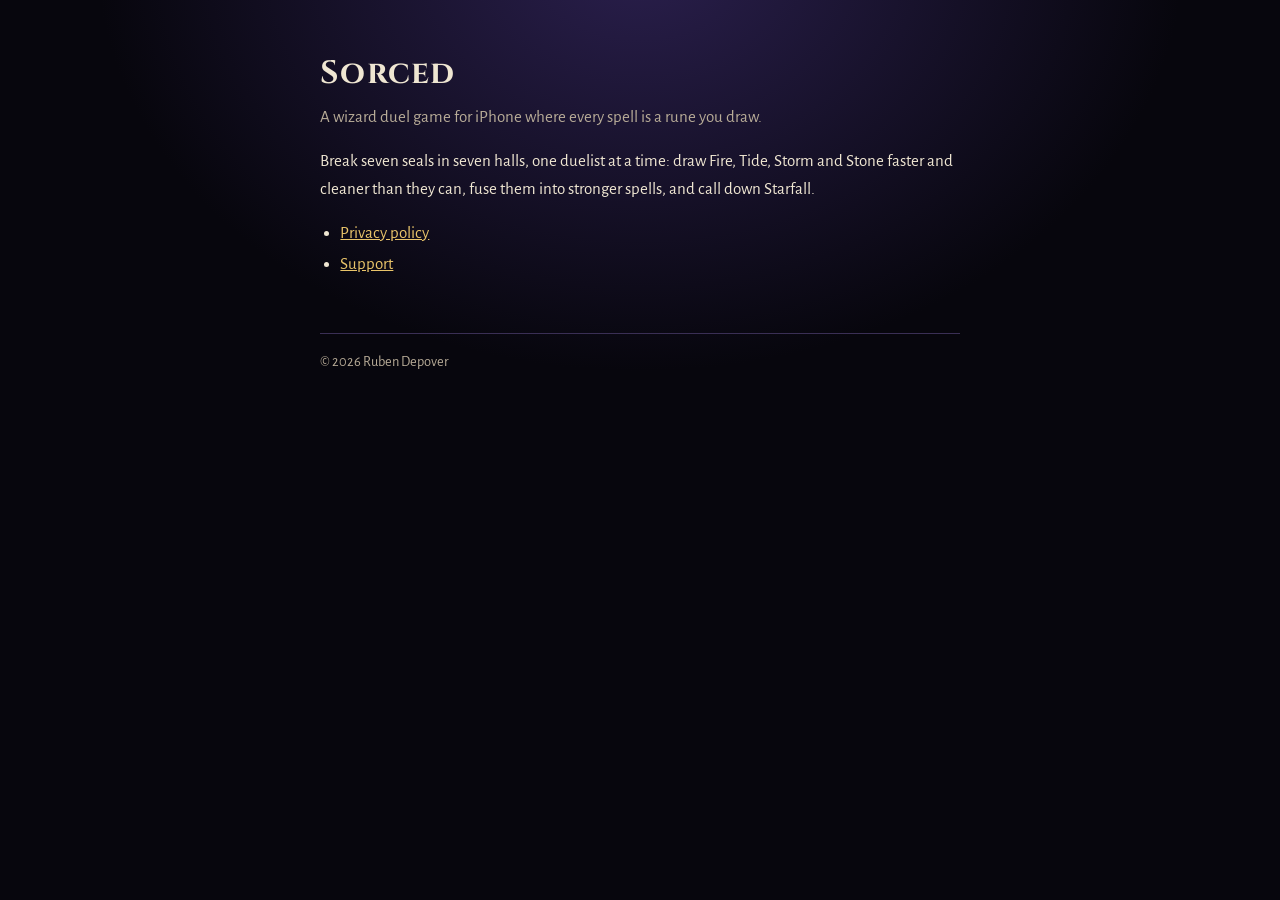
<file: index.html>
<!doctype html>
<html lang="en">
<head>
<meta charset="utf-8">
<meta name="viewport" content="width=device-width, initial-scale=1">
<link rel="preconnect" href="https://fonts.googleapis.com">
<link rel="stylesheet" href="https://fonts.googleapis.com/css2?family=Alegreya+Sans:wght@400;700&family=Cinzel:wght@700&display=swap">
<title>Sorced</title>
<link rel="stylesheet" href="style.css">
</head>
<body>
<main>
<h1>Sorced</h1>
<p class="lead">A wizard duel game for iPhone where every spell is a rune you draw.</p>
<p>Break seven seals in seven halls, one duelist at a time: draw Fire, Tide, Storm and Stone faster and cleaner than they can, fuse them into stronger spells, and call down Starfall.</p>
<ul>
<li><a href="privacy/">Privacy policy</a></li>
<li><a href="support/">Support</a></li>
</ul>
<footer>© 2026 Ruben Depover</footer>
</main>
</body>
</html>
</file>
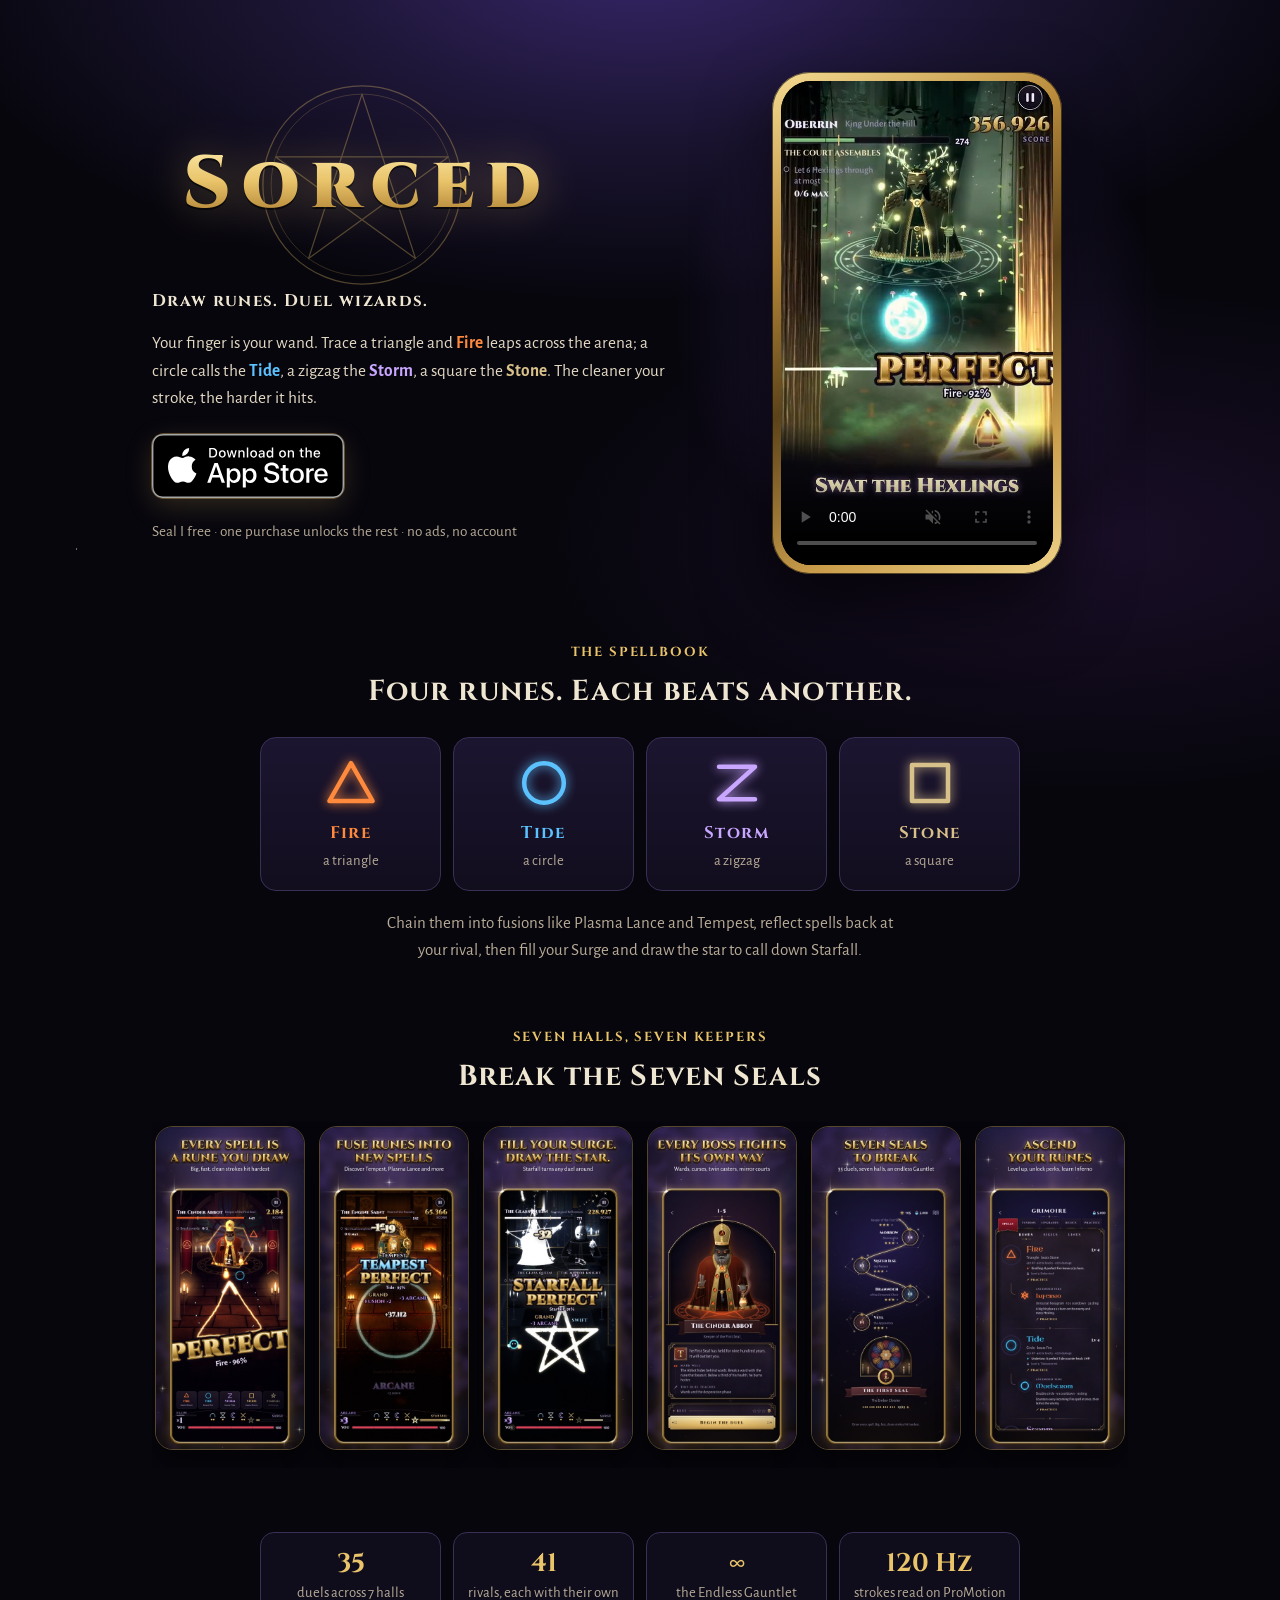
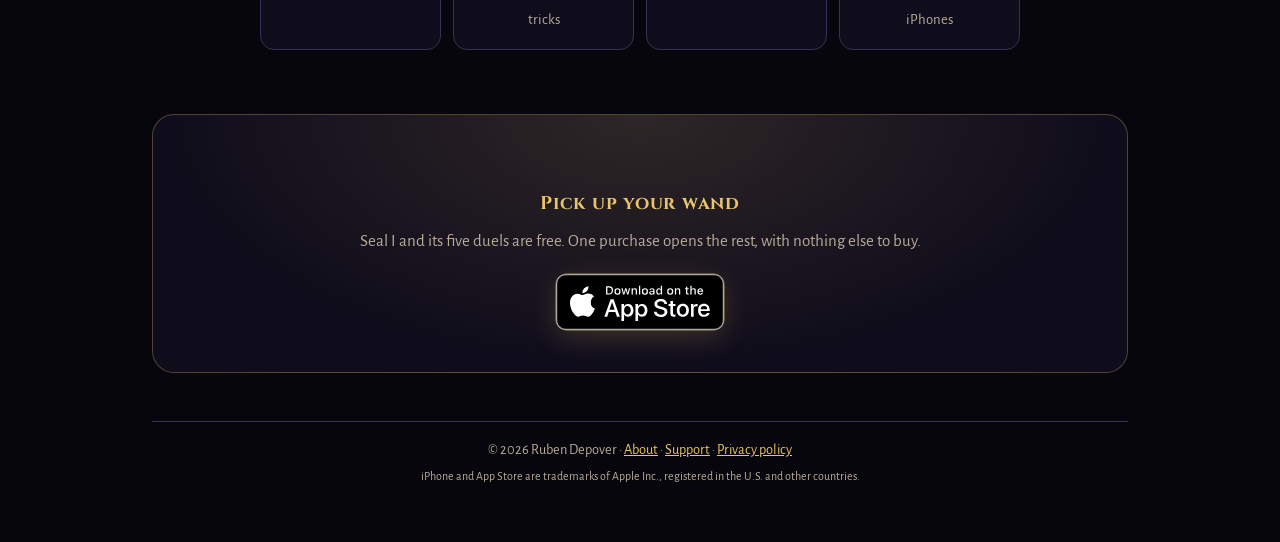
<file: download/index.html>
<!doctype html>
<html lang="en">
<head>
<meta charset="utf-8">
<meta name="viewport" content="width=device-width, initial-scale=1">
<title>Download Sorced: Wizard Duels for iPhone</title>
<meta name="description" content="Sorced is a wizard duel game for iPhone where every spell is a rune you draw. Seal I is free. Download it on the App Store.">
<link rel="canonical" href="https://rubendep.github.io/sorced-site/download/">
<meta name="theme-color" content="#07060d">
<meta name="apple-itunes-app" content="app-id=6820204099">

<meta property="og:type" content="website">
<meta property="og:site_name" content="Sorced">
<meta property="og:url" content="https://rubendep.github.io/sorced-site/download/">
<meta property="og:title" content="Sorced: Wizard Duels for iPhone">
<meta property="og:description" content="Draw runes. Duel wizards. Every spell is a rune you draw with one finger. Free to start on the App Store.">
<meta property="og:image" content="https://rubendep.github.io/sorced-site/assets/og-image.jpg">
<meta property="og:image:width" content="1200">
<meta property="og:image:height" content="630">
<meta property="og:image:alt" content="Three Sorced screenshots: a Fire rune drawn as a triangle, the Tempest fusion and Starfall drawn as a star.">
<meta name="twitter:card" content="summary_large_image">
<meta name="twitter:title" content="Sorced: Wizard Duels for iPhone">
<meta name="twitter:description" content="Draw runes. Duel wizards. Every spell is a rune you draw with one finger. Free to start on the App Store.">
<meta name="twitter:image" content="https://rubendep.github.io/sorced-site/assets/og-image.jpg">

<link rel="icon" href="../favicon-32.png" type="image/png" sizes="32x32">
<link rel="apple-touch-icon" href="../apple-touch-icon.png">
<link rel="preconnect" href="https://fonts.googleapis.com">
<link rel="stylesheet" href="https://fonts.googleapis.com/css2?family=Alegreya+Sans:wght@400;700&family=Cinzel:wght@700;900&display=swap">
<link rel="stylesheet" href="../style.css">
<link rel="stylesheet" href="download.css">
</head>
<body class="dl-page">
<!-- The page the Facebook/Instagram ads link to (Meta doesn't allow App Store links in traffic campaigns): the
     App Store badge first, so it's above the fold on a phone, then the 10 s trailer (sorced repo,
     trailer/out/sorced-trailer-10s.mp4, scaled to 540 px wide for the web) in a phone frame. Screenshots are the
     App Store ones (sorced repo, appstore/screenshots-6.3), scaled to 420 px wide. Styles: download.css. -->
<main class="dl">
<section class="hero" aria-label="Download">
<div class="hero__copy">
<div class="wordmark">
<svg class="seal" viewBox="-50 -50 100 100" aria-hidden="true">
<circle r="48" fill="none" stroke="#e9c46a" stroke-width=".6"/>
<circle r="44" fill="none" stroke="#e9c46a" stroke-width=".3"/>
<path d="M0,-44 L25.9,35.6 L-41.8,-13.6 L41.8,-13.6 L-25.9,35.6 Z" fill="none" stroke="#e9c46a" stroke-width=".6" stroke-linejoin="round"/>
</svg>
<h1>Sorced</h1>
</div>
<p class="tagline">Draw runes. Duel wizards.</p>
<p class="pitch">Your finger is your wand. Trace a triangle and <strong class="r-fire">Fire</strong> leaps across the arena; a circle calls the <strong class="r-tide">Tide</strong>, a zigzag the <strong class="r-storm">Storm</strong>, a square the <strong class="r-stone">Stone</strong>. The cleaner your stroke, the harder it hits.</p>
<p class="cta"><a class="store-badge store-badge--big" href="https://apps.apple.com/app/id6820204099"><img src="../assets/app-store-badge.svg" alt="Download on the App Store" width="192" height="64"></a></p>
<p class="android-note" hidden>Sorced is on iPhone for now.</p>
<p class="meta"><span>Seal I free</span> &middot; <span>one purchase unlocks the rest</span> &middot; <span>no ads, no account</span></p>
</div>
<div class="hero__stage">
<figure class="phone">
<video src="../assets/video/trailer.mp4" poster="../assets/video/trailer-poster.jpg" width="540" height="960"
       autoplay muted loop playsinline controls preload="metadata"
       aria-label="Trailer: runes drawn in duels, the Hexlings swatted, a reflect and Starfall."></video>
</figure>
</div>
</section>

<section class="section" aria-labelledby="runes-h">
<p class="eyebrow">The spellbook</p>
<h2 id="runes-h">Four runes. Each beats another.</h2>
<ul class="runes">
<li class="rune r-fire"><svg viewBox="0 0 60 60" aria-hidden="true"><path d="M30 8 L54 50 L6 50 Z"/></svg><b>Fire</b><small>a triangle</small></li>
<li class="rune r-tide"><svg viewBox="0 0 60 60" aria-hidden="true"><circle cx="30" cy="30" r="22"/></svg><b>Tide</b><small>a circle</small></li>
<li class="rune r-storm"><svg viewBox="0 0 60 60" aria-hidden="true"><path d="M10 12 L50 12 L10 48 L50 48"/></svg><b>Storm</b><small>a zigzag</small></li>
<li class="rune r-stone"><svg viewBox="0 0 60 60" aria-hidden="true"><path d="M10 10 H50 V50 H10 Z"/></svg><b>Stone</b><small>a square</small></li>
</ul>
<p class="runes-note">Chain them into fusions like Plasma Lance and Tempest, reflect spells back at your rival, then fill your Surge and draw the star to call down Starfall.</p>
</section>

<section class="section" aria-labelledby="shots-h">
<p class="eyebrow">Seven halls, seven keepers</p>
<h2 id="shots-h">Break the Seven Seals</h2>
<ul class="shots">
<li><img src="../assets/shots/01.jpg" width="420" height="913" loading="lazy" alt="Every spell is a rune you draw: a perfect Fire against the Cinder Abbot."></li>
<li><img src="../assets/shots/02.jpg" width="420" height="913" loading="lazy" alt="Fuse runes into new spells: Tempest against the Engine Saint."></li>
<li><img src="../assets/shots/03.jpg" width="420" height="913" loading="lazy" alt="Fill your Surge and draw the star: Starfall against the Glass Queen."></li>
<li><img src="../assets/shots/05.jpg" width="420" height="913" loading="lazy" alt="Every boss fights its own way: the Cinder Abbot's loadout."></li>
<li><img src="../assets/shots/06.jpg" width="420" height="913" loading="lazy" alt="Seven seals to break: the map of the halls."></li>
<li><img src="../assets/shots/07.jpg" width="420" height="913" loading="lazy" alt="Ascend your runes: the Grimoire."></li>
</ul>
<p class="shots-hint">Swipe for more &rarr;</p>
</section>

<section class="section" aria-label="At a glance">
<ul class="facts">
<li><b>35</b><span>duels across 7 halls</span></li>
<li><b>41</b><span>rivals, each with their own tricks</span></li>
<li><b>&infin;</b><span>the Endless Gauntlet</span></li>
<li><b>120 Hz</b><span>strokes read on ProMotion iPhones</span></li>
</ul>
</section>

<section class="closing" aria-labelledby="closing-h">
<h2 id="closing-h">Pick up your wand</h2>
<p>Seal I and its five duels are free. One purchase opens the rest, with nothing else to buy.</p>
<p class="cta"><a class="store-badge" href="https://apps.apple.com/app/id6820204099"><img src="../assets/app-store-badge.svg" alt="Download on the App Store" width="168" height="56"></a></p>
</section>

<footer>&copy; 2026 Ruben Depover &middot; <a href="../">About</a> &middot; <a href="../support/">Support</a> &middot; <a href="../privacy/">Privacy policy</a>
<small>iPhone and App Store are trademarks of Apple Inc., registered in the U.S. and other countries.</small></footer>
</main>
<script src="../assets/js/stats.js" defer></script>
</body>
</html>
</file>
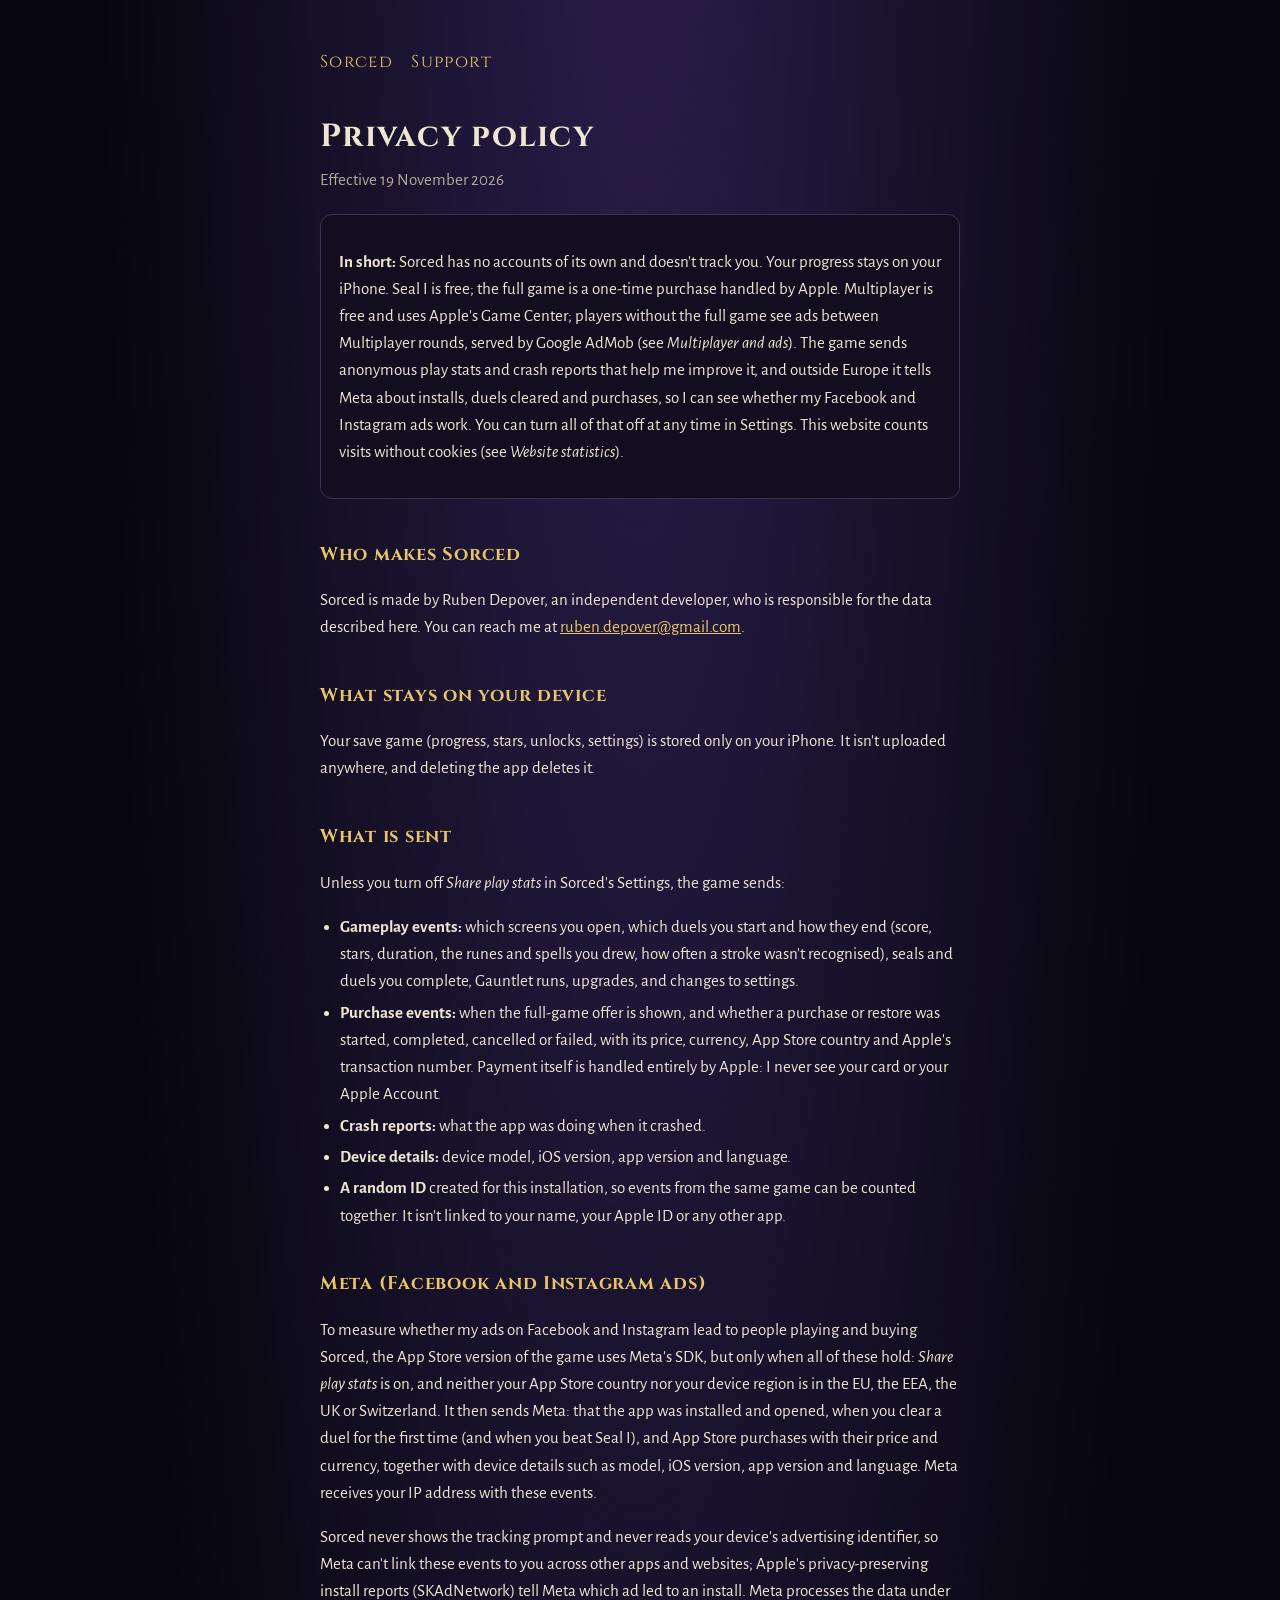
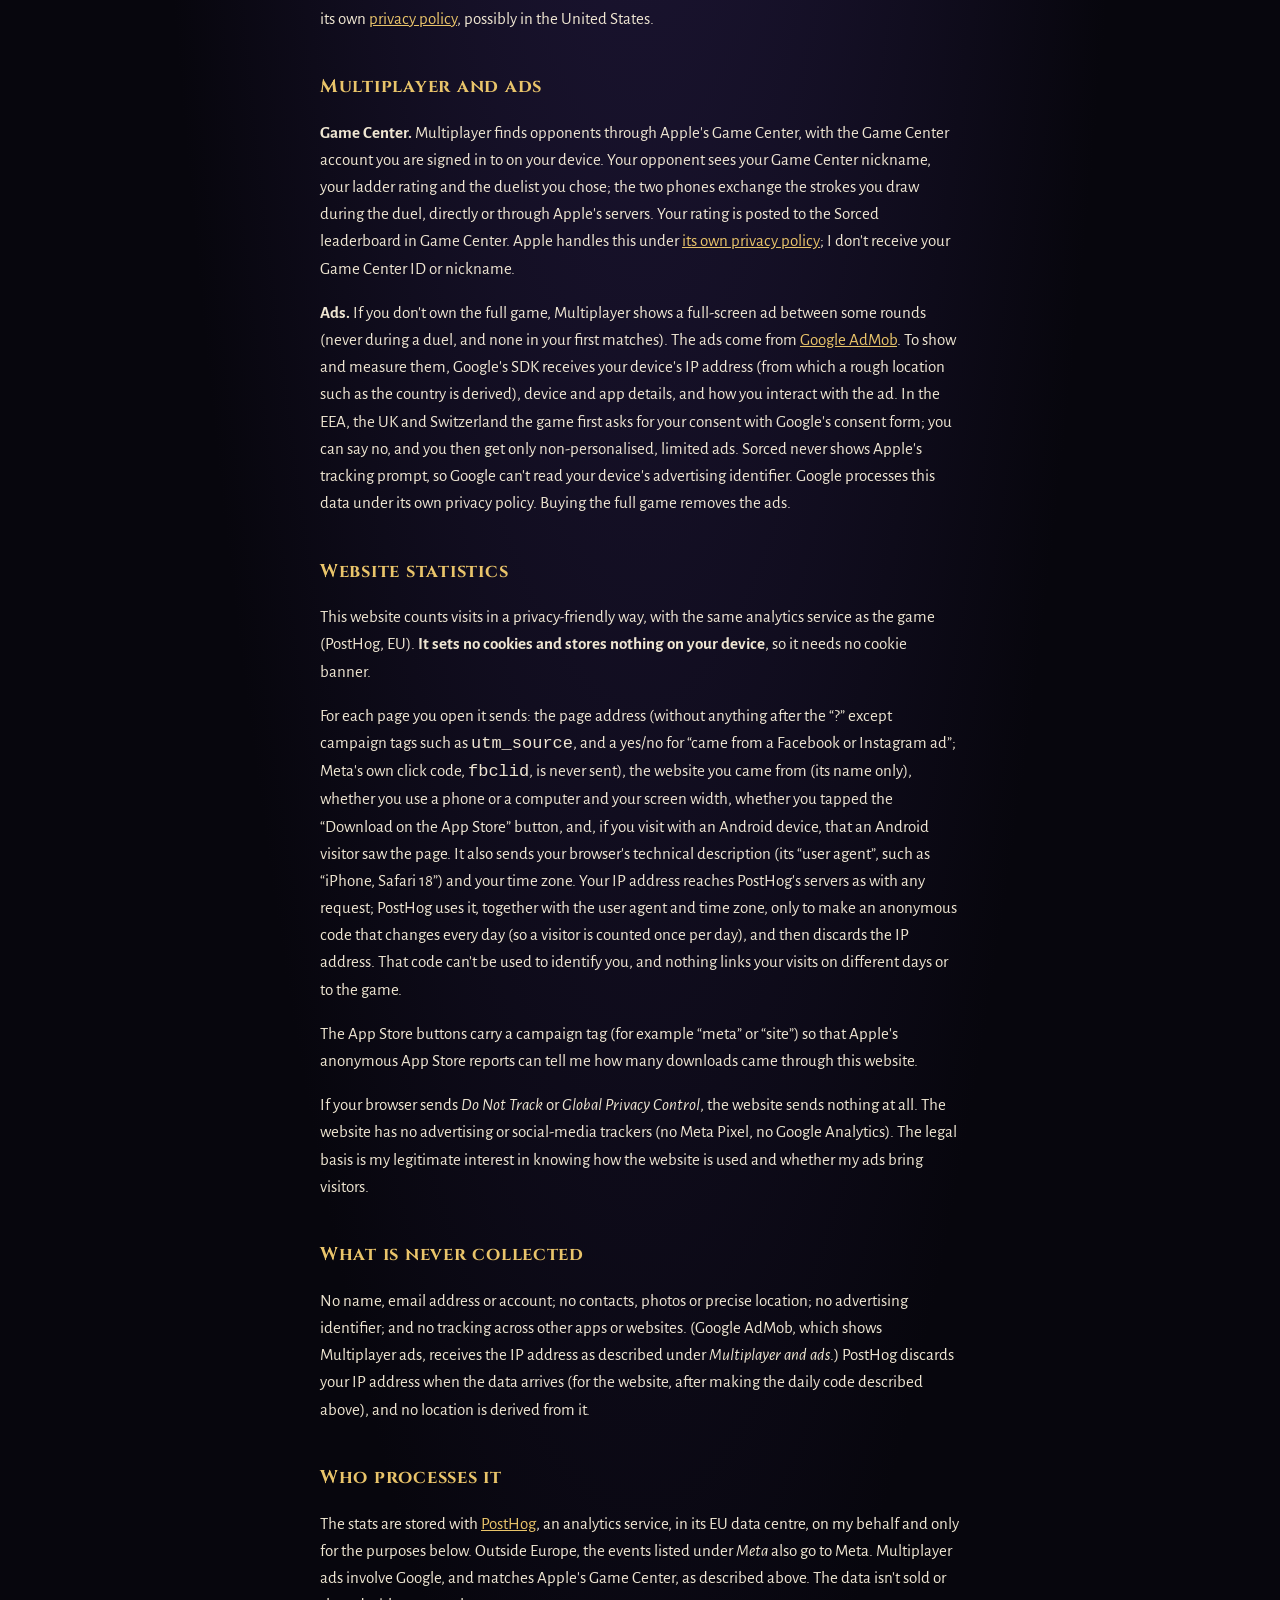
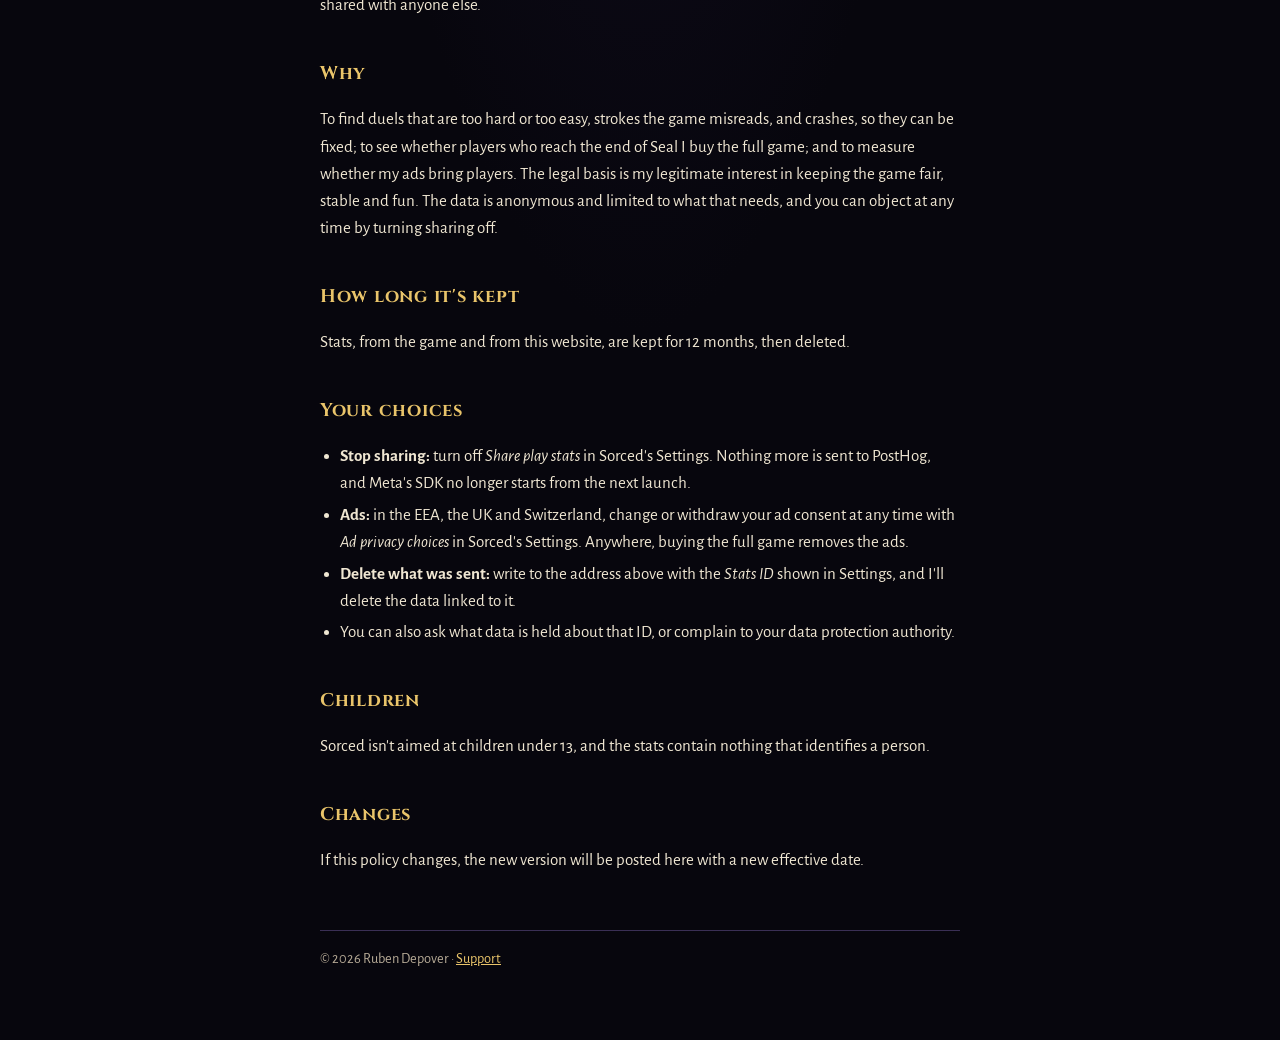
<file: privacy/index.html>
<!doctype html>
<html lang="en">
<head>
<meta charset="utf-8">
<meta name="viewport" content="width=device-width, initial-scale=1">
<link rel="preconnect" href="https://fonts.googleapis.com">
<link rel="stylesheet" href="https://fonts.googleapis.com/css2?family=Alegreya+Sans:wght@400;700&family=Cinzel:wght@700&display=swap">
<title>Sorced · Privacy policy</title>
<link rel="stylesheet" href="../style.css">
</head>
<body>
<main>
<nav><a href="../">Sorced</a><a href="../support/">Support</a></nav>
<h1>Privacy policy</h1>
<p class="lead">Effective 19 November 2026</p>

<div class="card">
<p><strong>In short:</strong> Sorced has no accounts of its own and doesn't track you. Your progress stays on your iPhone. Seal I is free; the full game is a one-time purchase handled by Apple. Multiplayer is free and uses Apple's Game Center; players without the full game see ads between Multiplayer rounds, served by Google AdMob (see <em>Multiplayer and ads</em>). The game sends anonymous play stats and crash reports that help me improve it, and outside Europe it tells Meta about installs, duels cleared and purchases, so I can see whether my Facebook and Instagram ads work. You can turn all of that off at any time in Settings. This website counts visits without cookies (see <em>Website statistics</em>).</p>
</div>

<h2>Who makes Sorced</h2>
<p>Sorced is made by Ruben Depover, an independent developer, who is responsible for the data described here. You can reach me at <a href="mailto:ruben.depover@gmail.com">ruben.depover@gmail.com</a>.</p>

<h2>What stays on your device</h2>
<p>Your save game (progress, stars, unlocks, settings) is stored only on your iPhone. It isn't uploaded anywhere, and deleting the app deletes it.</p>

<h2>What is sent</h2>
<p>Unless you turn off <em>Share play stats</em> in Sorced's Settings, the game sends:</p>
<ul>
<li><strong>Gameplay events:</strong> which screens you open, which duels you start and how they end (score, stars, duration, the runes and spells you drew, how often a stroke wasn't recognised), seals and duels you complete, Gauntlet runs, upgrades, and changes to settings.</li>
<li><strong>Purchase events:</strong> when the full-game offer is shown, and whether a purchase or restore was started, completed, cancelled or failed, with its price, currency, App Store country and Apple's transaction number. Payment itself is handled entirely by Apple: I never see your card or your Apple Account.</li>
<li><strong>Crash reports:</strong> what the app was doing when it crashed.</li>
<li><strong>Device details:</strong> device model, iOS version, app version and language.</li>
<li><strong>A random ID</strong> created for this installation, so events from the same game can be counted together. It isn't linked to your name, your Apple ID or any other app.</li>
</ul>

<h2>Meta (Facebook and Instagram ads)</h2>
<p>To measure whether my ads on Facebook and Instagram lead to people playing and buying Sorced, the App Store version of the game uses Meta's SDK, but only when all of these hold: <em>Share play stats</em> is on, and neither your App Store country nor your device region is in the EU, the EEA, the UK or Switzerland. It then sends Meta: that the app was installed and opened, when you clear a duel for the first time (and when you beat Seal I), and App Store purchases with their price and currency, together with device details such as model, iOS version, app version and language. Meta receives your IP address with these events.</p>
<p>Sorced never shows the tracking prompt and never reads your device's advertising identifier, so Meta can't link these events to you across other apps and websites; Apple's privacy-preserving install reports (SKAdNetwork) tell Meta which ad led to an install. Meta processes the data under its own <a href="https://www.facebook.com/privacy/policy/">privacy policy</a>, possibly in the United States.</p>

<h2>Multiplayer and ads</h2>
<p><strong>Game Center.</strong> Multiplayer finds opponents through Apple's Game Center, with the Game Center account you are signed in to on your device. Your opponent sees your Game Center nickname, your ladder rating and the duelist you chose; the two phones exchange the strokes you draw during the duel, directly or through Apple's servers. Your rating is posted to the Sorced leaderboard in Game Center. Apple handles this under <a href="https://www.apple.com/legal/privacy/">its own privacy policy</a>; I don't receive your Game Center ID or nickname.</p>
<p><strong>Ads.</strong> If you don't own the full game, Multiplayer shows a full-screen ad between some rounds (never during a duel, and none in your first matches). The ads come from <a href="https://policies.google.com/technologies/partner-sites">Google AdMob</a>. To show and measure them, Google's SDK receives your device's IP address (from which a rough location such as the country is derived), device and app details, and how you interact with the ad. In the EEA, the UK and Switzerland the game first asks for your consent with Google's consent form; you can say no, and you then get only non-personalised, limited ads. Sorced never shows Apple's tracking prompt, so Google can't read your device's advertising identifier. Google processes this data under its own privacy policy. Buying the full game removes the ads.</p>
<h2>Website statistics</h2>
<p>This website counts visits in a privacy-friendly way, with the same analytics service as the game (PostHog, EU). <strong>It sets no cookies and stores nothing on your device</strong>, so it needs no cookie banner.</p>
<p>For each page you open it sends: the page address (without anything after the &ldquo;?&rdquo; except campaign tags such as <code>utm_source</code>, and a yes/no for &ldquo;came from a Facebook or Instagram ad&rdquo;; Meta's own click code, <code>fbclid</code>, is never sent), the website you came from (its name only), whether you use a phone or a computer and your screen width, whether you tapped the &ldquo;Download on the App Store&rdquo; button, and, if you visit with an Android device, that an Android visitor saw the page. It also sends your browser's technical description (its &ldquo;user agent&rdquo;, such as &ldquo;iPhone, Safari 18&rdquo;) and your time zone. Your IP address reaches PostHog's servers as with any request; PostHog uses it, together with the user agent and time zone, only to make an anonymous code that changes every day (so a visitor is counted once per day), and then discards the IP address. That code can't be used to identify you, and nothing links your visits on different days or to the game.</p>
<p>The App Store buttons carry a campaign tag (for example &ldquo;meta&rdquo; or &ldquo;site&rdquo;) so that Apple's anonymous App Store reports can tell me how many downloads came through this website.</p>
<p>If your browser sends <em>Do Not Track</em> or <em>Global Privacy Control</em>, the website sends nothing at all. The website has no advertising or social-media trackers (no Meta Pixel, no Google Analytics). The legal basis is my legitimate interest in knowing how the website is used and whether my ads bring visitors.</p>

<h2>What is never collected</h2>
<p>No name, email address or account; no contacts, photos or precise location; no advertising identifier; and no tracking across other apps or websites. (Google AdMob, which shows Multiplayer ads, receives the IP address as described under <em>Multiplayer and ads</em>.) PostHog discards your IP address when the data arrives (for the website, after making the daily code described above), and no location is derived from it.</p>

<h2>Who processes it</h2>
<p>The stats are stored with <a href="https://posthog.com">PostHog</a>, an analytics service, in its EU data centre, on my behalf and only for the purposes below. Outside Europe, the events listed under <em>Meta</em> also go to Meta. Multiplayer ads involve Google, and matches Apple's Game Center, as described above. The data isn't sold or shared with anyone else.</p>

<h2>Why</h2>
<p>To find duels that are too hard or too easy, strokes the game misreads, and crashes, so they can be fixed; to see whether players who reach the end of Seal I buy the full game; and to measure whether my ads bring players. The legal basis is my legitimate interest in keeping the game fair, stable and fun. The data is anonymous and limited to what that needs, and you can object at any time by turning sharing off.</p>

<h2>How long it's kept</h2>
<p>Stats, from the game and from this website, are kept for 12 months, then deleted.</p>

<h2>Your choices</h2>
<ul>
<li><strong>Stop sharing:</strong> turn off <em>Share play stats</em> in Sorced's Settings. Nothing more is sent to PostHog, and Meta's SDK no longer starts from the next launch.</li>
<li><strong>Ads:</strong> in the EEA, the UK and Switzerland, change or withdraw your ad consent at any time with <em>Ad privacy choices</em> in Sorced's Settings. Anywhere, buying the full game removes the ads.</li>
<li><strong>Delete what was sent:</strong> write to the address above with the <em>Stats ID</em> shown in Settings, and I'll delete the data linked to it.</li>
<li>You can also ask what data is held about that ID, or complain to your data protection authority.</li>
</ul>

<h2>Children</h2>
<p>Sorced isn't aimed at children under 13, and the stats contain nothing that identifies a person.</p>

<h2>Changes</h2>
<p>If this policy changes, the new version will be posted here with a new effective date.</p>

<footer>© 2026 Ruben Depover · <a href="../support/">Support</a></footer>
</main>
</body>
</html>
</file>
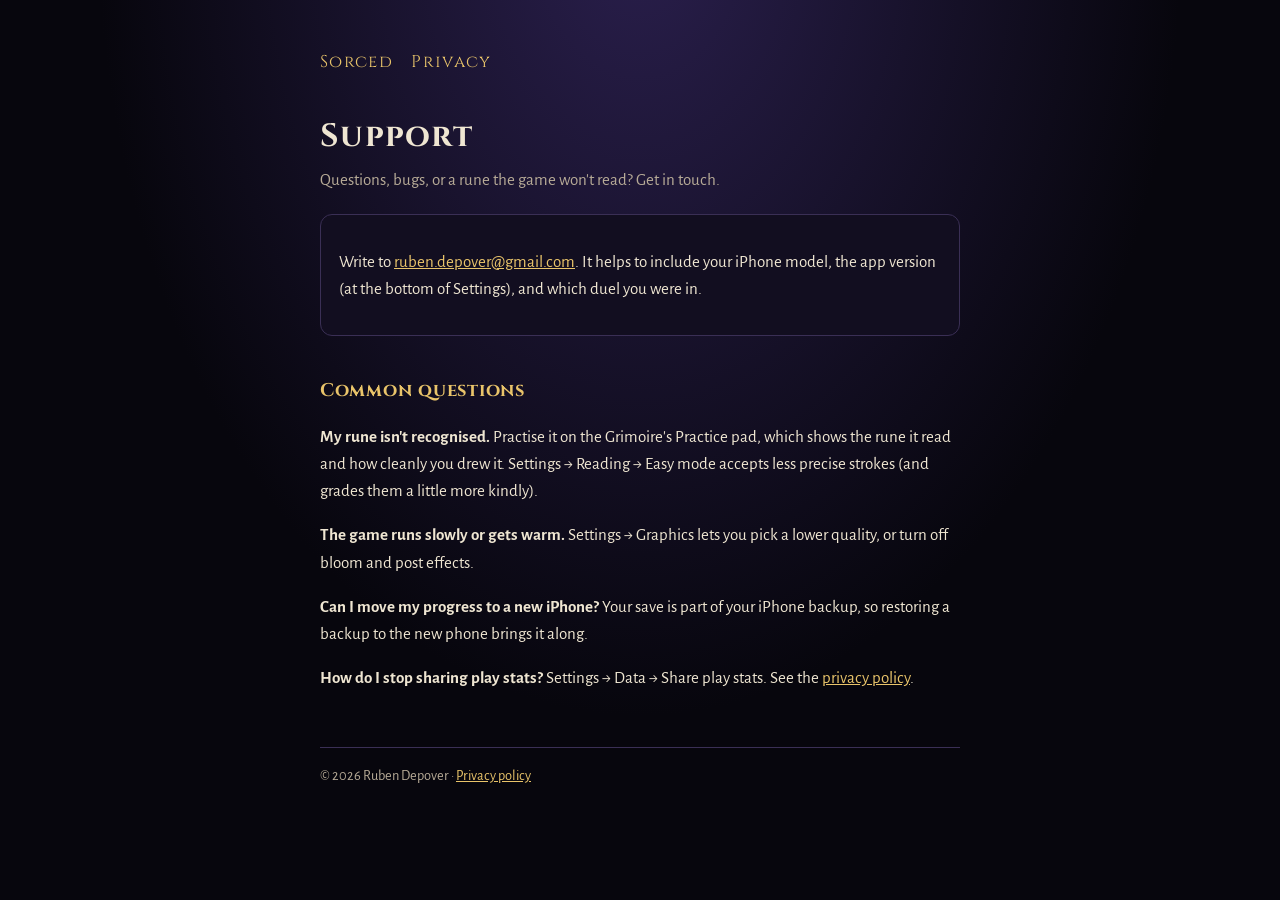
<file: support/index.html>
<!doctype html>
<html lang="en">
<head>
<meta charset="utf-8">
<meta name="viewport" content="width=device-width, initial-scale=1">
<link rel="preconnect" href="https://fonts.googleapis.com">
<link rel="stylesheet" href="https://fonts.googleapis.com/css2?family=Alegreya+Sans:wght@400;700&family=Cinzel:wght@700&display=swap">
<title>Sorced · Support</title>
<link rel="stylesheet" href="../style.css">
</head>
<body>
<main>
<nav><a href="../">Sorced</a><a href="../privacy/">Privacy</a></nav>
<h1>Support</h1>
<p class="lead">Questions, bugs, or a rune the game won't read? Get in touch.</p>
<div class="card">
<p>Write to <a href="mailto:ruben.depover@gmail.com">ruben.depover@gmail.com</a>. It helps to include your iPhone model, the app version (at the bottom of Settings), and which duel you were in.</p>
</div>

<h2>Common questions</h2>
<p><strong>My rune isn't recognised.</strong> Practise it on the Grimoire's Practice pad, which shows the rune it read and how cleanly you drew it. Settings → Reading → Easy mode accepts less precise strokes (and grades them a little more kindly).</p>
<p><strong>The game runs slowly or gets warm.</strong> Settings → Graphics lets you pick a lower quality, or turn off bloom and post effects.</p>
<p><strong>Can I move my progress to a new iPhone?</strong> Your save is part of your iPhone backup, so restoring a backup to the new phone brings it along.</p>
<p><strong>How do I stop sharing play stats?</strong> Settings → Data → Share play stats. See the <a href="../privacy/">privacy policy</a>.</p>

<footer>© 2026 Ruben Depover · <a href="../privacy/">Privacy policy</a></footer>
</main>
</body>
</html>
</file>
<file: style.css>
:root {
  --night: #07060d;
  --panel: #120e20;
  --ink: #efe6d2;
  --muted: #b7ab97;
  --gold: #e9c46a;
  --line: #3a2f55;
}
* { box-sizing: border-box; }
html { background: var(--night); }
body {
  margin: 0;
  background: radial-gradient(ellipse at 50% -10%, #2a1f4d 0%, var(--night) 60%) no-repeat, var(--night);
  color: var(--ink);
  font: 17px/1.6 "Alegreya Sans", system-ui, -apple-system, sans-serif;
  -webkit-text-size-adjust: 100%;
}
main { max-width: 680px; margin: 0 auto; padding: 48px 20px 72px; }
h1, h2 { font-family: "Cinzel", Georgia, serif; font-weight: 700; letter-spacing: 0.04em; color: var(--ink); }
h1 { font-size: 2rem; margin: 0 0 4px; }
h2 { font-size: 1.15rem; margin: 2.2em 0 0.4em; color: var(--gold); }
p, li { color: var(--ink); }
.lead { color: var(--muted); margin-top: 0; }
.muted { color: var(--muted); }
a { color: var(--gold); }
ul { padding-left: 1.2em; }
li { margin: 0.25em 0; }
nav { margin-bottom: 36px; font-family: "Cinzel", Georgia, serif; letter-spacing: 0.08em; }
nav a { text-decoration: none; margin-right: 18px; }
.card { background: var(--panel); border: 1px solid var(--line); border-radius: 12px; padding: 16px 18px; margin: 20px 0; }
.todo { background: #5a1420; color: #fff; padding: 0 6px; border-radius: 4px; font-weight: 700; }
footer { margin-top: 56px; color: var(--muted); font-size: 0.9rem; border-top: 1px solid var(--line); padding-top: 16px; }
</file>
<file: download/download.css>
/* Download page (download/): the page the Facebook/Instagram ads link to. Builds on ../style.css (colours, fonts). */
:root {
  --fire: #ff8a3d;
  --tide: #5cc2ff;
  --storm: #c9a6ff;
  --stone: #d8c08a;
  --gold-hi: #fbe7a6;
  --gold-lo: #a8782c;
}

body.dl-page {
  background:
    radial-gradient(1px 1px at 12% 18%, rgba(255,255,255,.55) 50%, transparent 51%),
    radial-gradient(1px 1px at 78% 9%, rgba(255,255,255,.45) 50%, transparent 51%),
    radial-gradient(1.5px 1.5px at 64% 31%, rgba(251,231,166,.6) 50%, transparent 51%),
    radial-gradient(1px 1px at 33% 42%, rgba(255,255,255,.35) 50%, transparent 51%),
    radial-gradient(1px 1px at 90% 47%, rgba(255,255,255,.4) 50%, transparent 51%),
    radial-gradient(1.5px 1.5px at 6% 61%, rgba(255,255,255,.4) 50%, transparent 51%),
    radial-gradient(1px 1px at 52% 70%, rgba(255,255,255,.3) 50%, transparent 51%),
    radial-gradient(1px 1px at 22% 88%, rgba(251,231,166,.45) 50%, transparent 51%),
    radial-gradient(1px 1px at 85% 82%, rgba(255,255,255,.35) 50%, transparent 51%),
    radial-gradient(ellipse 80% 55% at 50% -5%, #36266a 0%, rgba(42,31,77,.6) 35%, transparent 70%),
    radial-gradient(ellipse 60% 40% at 85% 60%, rgba(60,30,90,.35), transparent 70%),
    var(--night);
  background-attachment: fixed;
  overflow-x: hidden;
}

.dl { max-width: 1040px; margin: 0 auto; padding: 0 16px 56px; text-align: center; }

/* ---- Hero ---- */
.hero { display: grid; gap: 28px; align-items: center; padding-top: 36px; }
.hero__copy { position: relative; }

.wordmark { position: relative; margin: 0 auto 16px; width: min(100%, 420px); aspect-ratio: 2.4; display: grid; place-items: center; }
.wordmark svg.seal { position: absolute; left: 50%; top: 50%; height: 118%; width: auto; aspect-ratio: 1; transform: translate(-50%, -50%);
  opacity: .32; overflow: visible; }
.wordmark h1 {
  position: relative; margin: 0;
  font-family: "Cinzel", Georgia, serif; font-weight: 900;
  font-size: clamp(2.9rem, 12vw, 4.4rem); letter-spacing: .16em; padding-left: .16em; line-height: 1;
  background: linear-gradient(180deg, var(--gold-hi) 0%, var(--gold) 45%, var(--gold-lo) 100%);
  -webkit-background-clip: text; background-clip: text; color: transparent;
  filter: drop-shadow(0 2px 0 rgba(0,0,0,.6)) drop-shadow(0 0 22px rgba(233,196,106,.35));
}
.tagline { font-family: "Cinzel", Georgia, serif; font-weight: 700; letter-spacing: .08em; color: var(--ink);
  margin: 0 0 14px; font-size: 1.05rem; }
.pitch { max-width: 31em; margin: 0 auto 22px; color: #e3d9c4; font-size: 1.08rem; }
.pitch strong { font-weight: 700; }
.r-fire { color: var(--fire); } .r-tide { color: var(--tide); } .r-storm { color: var(--storm); } .r-stone { color: var(--stone); }

.cta { margin: 0; }
.store-badge { display: inline-block; line-height: 0; border-radius: 12px; transition: transform .15s ease, box-shadow .15s ease;
  box-shadow: 0 0 0 1px rgba(233,196,106,.35), 0 8px 28px rgba(233,196,106,.18); }
.store-badge:hover, .store-badge:focus-visible { transform: translateY(-2px); box-shadow: 0 0 0 1px rgba(233,196,106,.6), 0 10px 34px rgba(233,196,106,.3); }
.store-badge img { display: block; height: auto; }
.meta { color: var(--muted); font-size: .95rem; margin: 14px 0 0; }
.meta span { white-space: nowrap; }
.android-note { color: var(--gold); margin: 10px 0 0; }

/* Phone with the trailer */
.hero__stage { position: relative; display: grid; place-items: center; padding: 8px 0 4px; }
.hero__stage::before { content: ""; position: absolute; width: 120%; max-width: 520px; aspect-ratio: 1; border-radius: 50%;
  background: radial-gradient(circle, rgba(233,196,106,.20) 0%, rgba(120,80,200,.14) 40%, transparent 68%); pointer-events: none; }
.phone { position: relative; margin: 0; width: min(290px, 74vw); padding: 9px; border-radius: 38px;
  background: linear-gradient(150deg, #f5dc93 0%, #b88a3a 28%, #5b4219 52%, #c99c4a 78%, #f0d48a 100%);
  box-shadow: 0 30px 70px rgba(0,0,0,.65), 0 0 0 1px rgba(0,0,0,.6) inset; }
.phone video { display: block; width: 100%; height: auto; aspect-ratio: 9 / 16; border-radius: 30px; background: #000; }

/* ---- Section headings ---- */
.section { margin-top: 64px; }
.eyebrow { font-family: "Cinzel", Georgia, serif; font-weight: 700; color: var(--gold); letter-spacing: .14em;
  font-size: .82rem; margin: 0 0 6px; text-transform: uppercase; }
.section h2 { font-family: "Cinzel", Georgia, serif; font-weight: 700; color: var(--ink); letter-spacing: .04em;
  font-size: clamp(1.35rem, 5vw, 1.8rem); margin: 0 0 22px; }
.divider { display: block; margin: 0 auto 18px; width: 140px; height: 14px; }

/* ---- Four runes ---- */
.runes { list-style: none; padding: 0; margin: 0 auto; display: grid; grid-template-columns: repeat(2, 1fr); gap: 12px; max-width: 760px; }
.rune { margin: 0; padding: 18px 12px 16px; border-radius: 16px; background: linear-gradient(180deg, rgba(30,22,52,.9), rgba(18,14,32,.9));
  border: 1px solid var(--line); }
.rune svg { width: 54px; height: 54px; display: block; margin: 0 auto 10px; overflow: visible; }
.rune svg path, .rune svg circle { fill: none; stroke: currentColor; stroke-width: 5; stroke-linecap: round; stroke-linejoin: round;
  filter: drop-shadow(0 0 6px currentColor); }
.rune b { display: block; font-family: "Cinzel", Georgia, serif; letter-spacing: .08em; font-size: 1.05rem; }
.rune small { color: var(--muted); font-size: .92rem; }
.runes-note { color: var(--muted); margin: 18px auto 0; max-width: 30em; }

/* ---- Screenshots ---- */
.shots { list-style: none; margin: 0 -16px; padding: 4px 16px 18px; display: flex; gap: 14px; overflow-x: auto;
  scroll-snap-type: x mandatory; scrollbar-width: none; -webkit-overflow-scrolling: touch; }
.shots::-webkit-scrollbar { display: none; }
.shots li { flex: 0 0 auto; width: min(200px, 46vw); scroll-snap-align: center; margin: 0; }
.shots img { display: block; width: 100%; height: auto; border-radius: 18px; border: 1px solid rgba(233,196,106,.35);
  box-shadow: 0 14px 34px rgba(0,0,0,.55); }
.shots-hint { color: var(--muted); font-size: .85rem; margin: 0; }

/* ---- Facts ---- */
.facts { list-style: none; padding: 0; margin: 0 auto; display: grid; grid-template-columns: repeat(2, 1fr); gap: 12px; max-width: 760px; }
.facts li { margin: 0; padding: 16px 10px; border-radius: 14px; border: 1px solid var(--line); background: rgba(18,14,32,.75); }
.facts b { display: block; font-family: "Cinzel", Georgia, serif; font-size: 1.6rem; color: var(--gold); line-height: 1.15; }
.facts span { color: var(--muted); font-size: .92rem; }

/* ---- Closing CTA ---- */
.closing { margin-top: 64px; padding: 34px 18px; border-radius: 22px; border: 1px solid rgba(233,196,106,.3);
  background: radial-gradient(ellipse at 50% 0%, rgba(233,196,106,.14), transparent 70%), rgba(18,14,32,.8); }
.closing h2 { margin-bottom: 8px; }
.closing p { color: var(--muted); margin: 0 0 20px; }
.closing p.cta { margin: 0; }

.dl footer { text-align: center; margin-top: 48px; }
.dl footer small { display: block; margin-top: 6px; color: var(--muted); }

/* ---- Wider screens: copy left, phone right ---- */
@media (min-width: 600px) {
  .runes, .facts { grid-template-columns: repeat(4, 1fr); }
}
@media (min-width: 860px) {
  .dl { padding-left: 32px; padding-right: 32px; }
  .hero { grid-template-columns: 1.1fr .9fr; gap: 40px; padding-top: 64px; text-align: left; }
  .wordmark { margin-left: 0; }
  .wordmark h1 { font-size: 4.6rem; }
  .pitch { margin-left: 0; }
  .shots { justify-content: center; margin: 0; padding-left: 0; padding-right: 0; }
  .shots li { width: 150px; }
  .shots-hint { display: none; }
}

@media (prefers-reduced-motion: reduce) {
  .store-badge { transition: none; }
}
</file>
